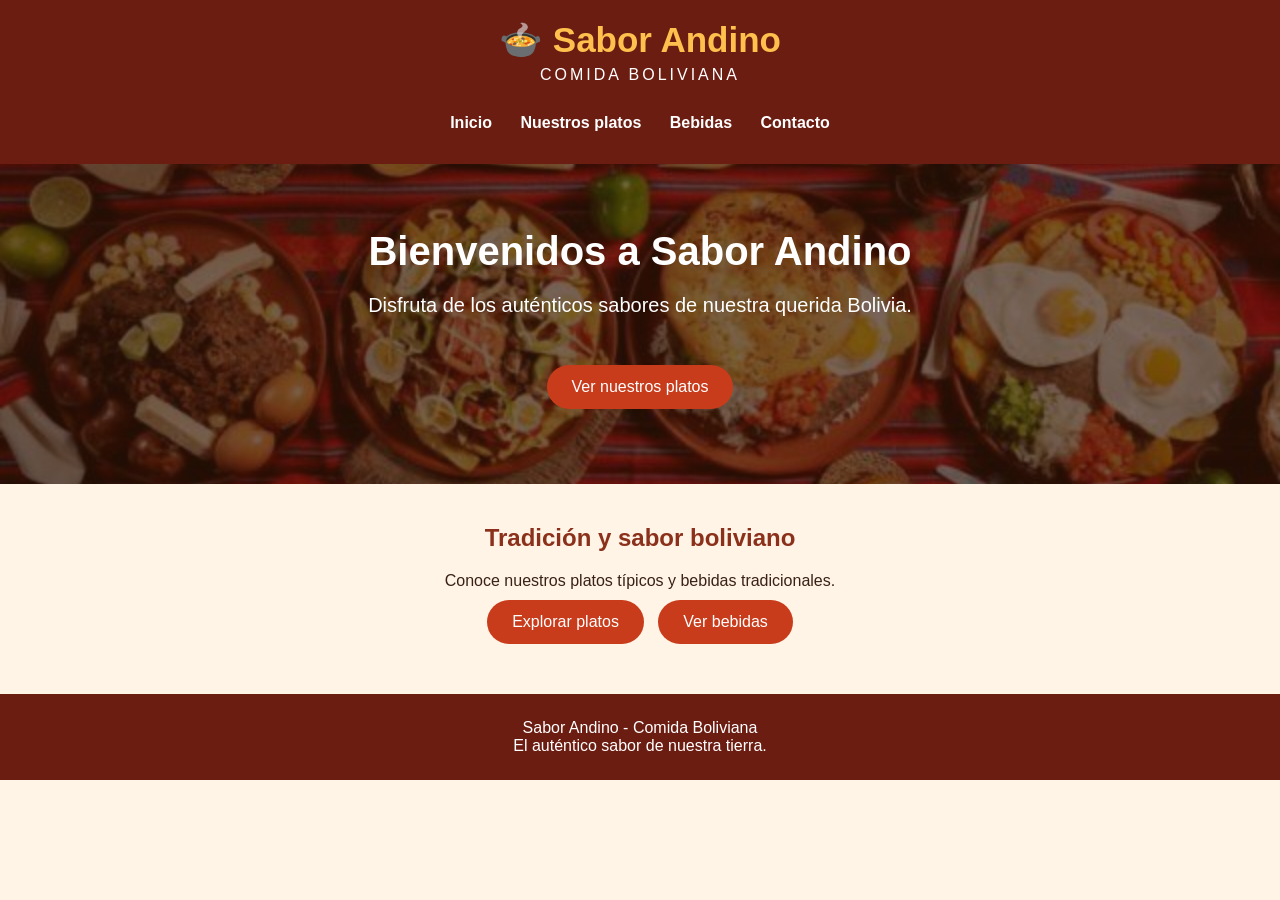
<file: index.html>
<!DOCTYPE html>
<html lang="es">
<head>
    <meta charset="UTF-8">
    <meta name="viewport" content="width=device-width, initial-scale=1.0">
    <title>Sabor Andino - Inicio</title>
    <link rel="stylesheet" href="ESTILOS.css">
</head>
<body>

<header>
    <h1>🍲 Sabor Andino</h1>
    <p>COMIDA BOLIVIANA</p>

    <nav>
        <a href="index.html">Inicio</a>
        <a href="platos.html">Nuestros platos</a>
        <a href="bebidas.html">Bebidas</a>
        <a href="contacto.html">Contacto</a>
    </nav>
</header>

<section class="portada">
    <h2>Bienvenidos a Sabor Andino</h2>
    <p>Disfruta de los auténticos sabores de nuestra querida Bolivia.</p>

   

    <br>
    <a href="platos.html" class="boton">Ver nuestros platos</a>
</section>

<section class="bienvenida">
    <h2>Tradición y sabor boliviano</h2>
    <p>Conoce nuestros platos típicos y bebidas tradicionales.</p>
    <a href="platos.html" class="boton">Explorar platos</a>
    <a href="bebidas.html" class="boton">Ver bebidas</a>
</section>

<footer>
    <p>Sabor Andino - Comida Boliviana</p>
    <p>El auténtico sabor de nuestra tierra.</p>
</footer>

</body>
</html>
</file>
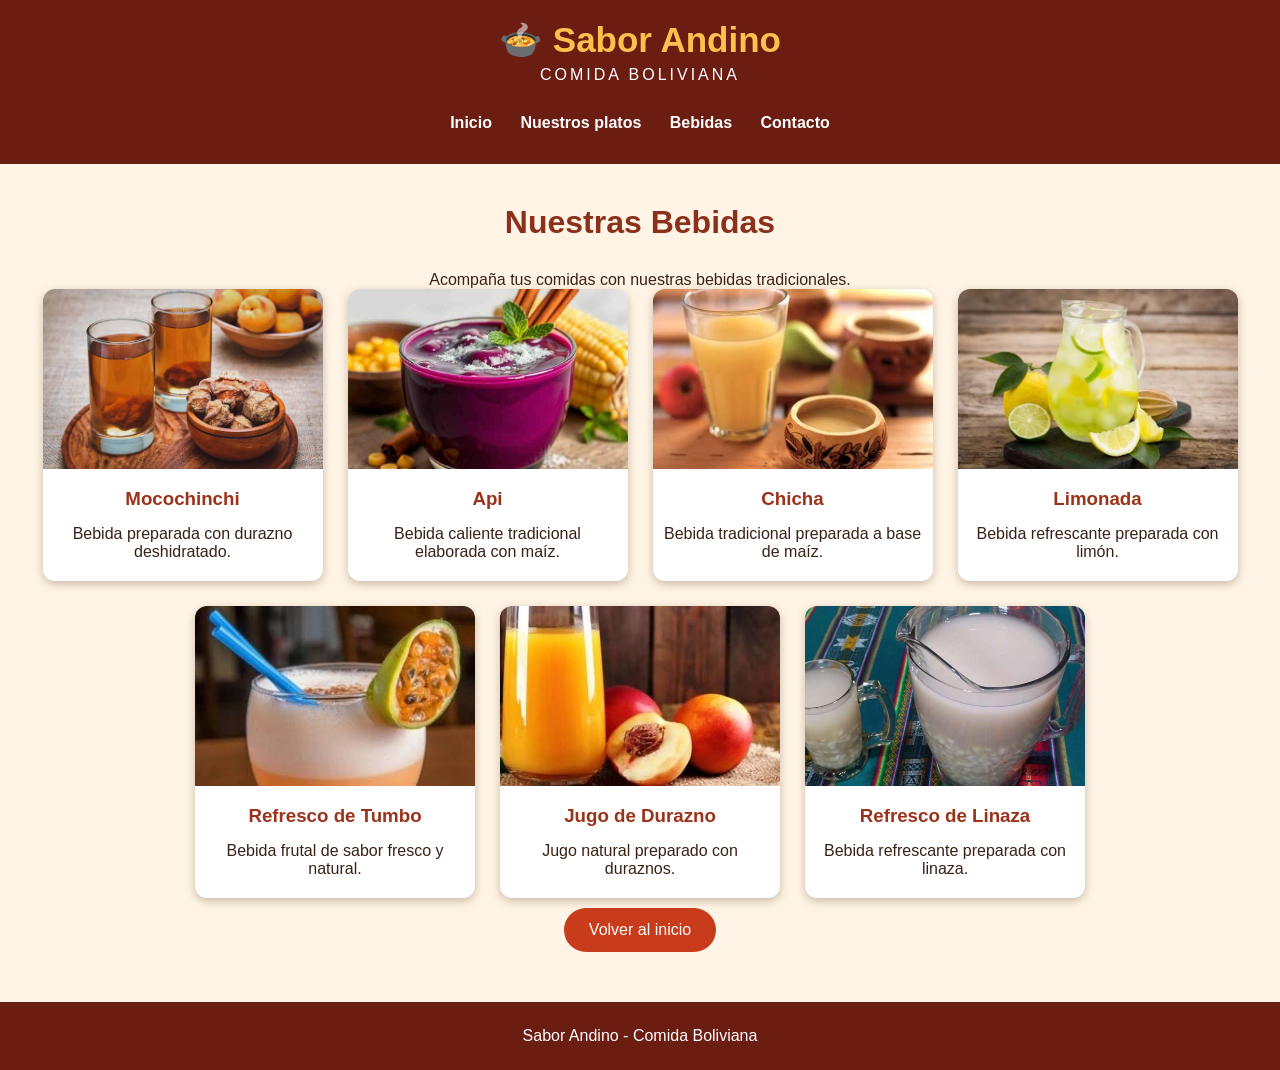
<file: bebidas.html>
<!DOCTYPE html>
<html lang="es">
<head>
    <meta charset="UTF-8">
    <meta name="viewport" content="width=device-width, initial-scale=1.0">
    <title>Bebidas - Sabor Andino</title>
    <link rel="stylesheet" href="ESTILOS.css">
</head>
<body>

<header>
    <h1>🍲 Sabor Andino</h1>
    <p>COMIDA BOLIVIANA</p>

    <nav>
        <a href="index.html">Inicio</a>
        <a href="platos.html">Nuestros platos</a>
        <a href="bebidas.html">Bebidas</a>
        <a href="contacto.html">Contacto</a>
    </nav>
</header>

<section class="seccion">
    <h2>Nuestras Bebidas</h2>
    <p>Acompaña tus comidas con nuestras bebidas tradicionales.</p>

    <div class="contenedor">

        <div class="tarjeta">
            <img src="imagenes/mocochinchi.jpg" alt="Mocochinchi">
            <h3>Mocochinchi</h3>
            <p>Bebida preparada con durazno deshidratado.</p>
        </div>

        <div class="tarjeta">
            <img src="imagenes/api.jpg" alt="Api">
            <h3>Api</h3>
            <p>Bebida caliente tradicional elaborada con maíz.</p>
        </div>

        <div class="tarjeta">
            <img src="imagenes/chicha.jpg" alt="Chicha">
            <h3>Chicha</h3>
            <p>Bebida tradicional preparada a base de maíz.</p>
        </div>

        <div class="tarjeta">
            <img src="imagenes/limonada.jpg" alt="Limonada">
            <h3>Limonada</h3>
            <p>Bebida refrescante preparada con limón.</p>
        </div>

        <div class="tarjeta">
            <img src="imagenes/refresco-de-tumbo.jpg" alt="Refresco de tumbo">
            <h3>Refresco de Tumbo</h3>
            <p>Bebida frutal de sabor fresco y natural.</p>
        </div>

        <div class="tarjeta">
            <img src="imagenes/jugo-de-durazno.jpg" alt="Jugo de durazno">
            <h3>Jugo de Durazno</h3>
            <p>Jugo natural preparado con duraznos.</p>
        </div>

        <div class="tarjeta">
            <img src="imagenes/linaza.jpg" alt="Refresco de linaza">
            <h3>Refresco de Linaza</h3>
            <p>Bebida refrescante preparada con linaza.</p>
        </div>

    </div>

    <a href="index.html" class="boton">Volver al inicio</a>
</section>

<footer>
    <p>Sabor Andino - Comida Boliviana</p>
</footer>

</body>
</html>
</file>
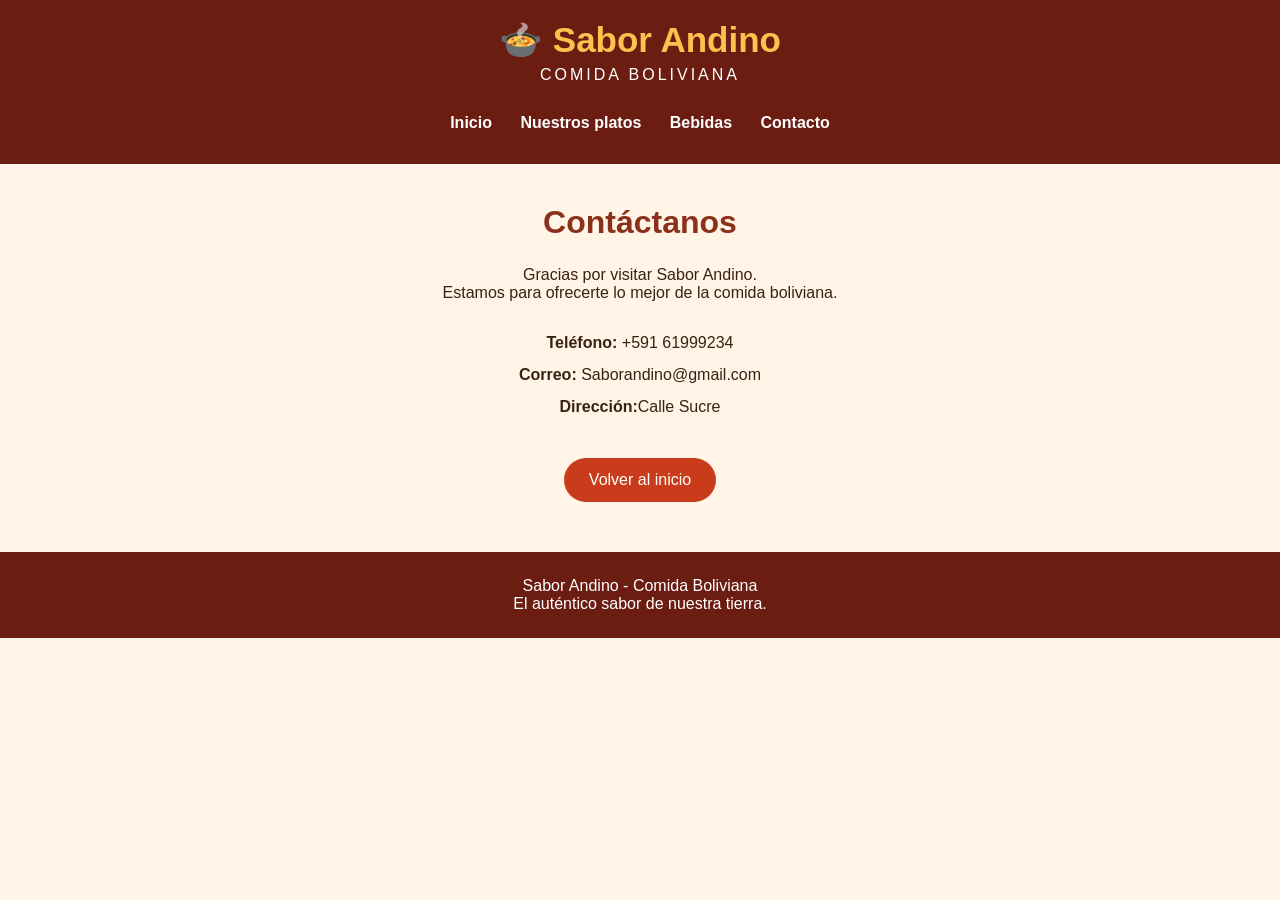
<file: contacto.html>
<!DOCTYPE html>
<html lang="es">
<head>
    <meta charset="UTF-8">
    <meta name="viewport" content="width=device-width, initial-scale=1.0">
    <title>Contacto - Sabor Andino</title>
    <link rel="stylesheet" href="ESTILOS.css">
</head>
<body>

<header>
    <h1>🍲 Sabor Andino</h1>
    <p>COMIDA BOLIVIANA</p>

    <nav>
        <a href="index.html">Inicio</a>
        <a href="platos.html">Nuestros platos</a>
        <a href="bebidas.html">Bebidas</a>
        <a href="contacto.html">Contacto</a>
    </nav>
</header>

<section class="contacto">
    <h2>Contáctanos</h2>

    <p>Gracias por visitar Sabor Andino.</p>
    <p>Estamos para ofrecerte lo mejor de la comida boliviana.</p>

    <div class="datos-contacto">
        <p><strong>Teléfono:</strong> +591 61999234</p>
        <p><strong>Correo:</strong> Saborandino@gmail.com</p>
        <p><strong>Dirección:</strong>Calle Sucre</p>
    </div>

     <a href="index.html" class="boton">Volver al inicio</a>
</section>

<footer>
    <p>Sabor Andino - Comida Boliviana</p>
    <p>El auténtico sabor de nuestra tierra.</p>
</footer>

</body>
</html>
</file>
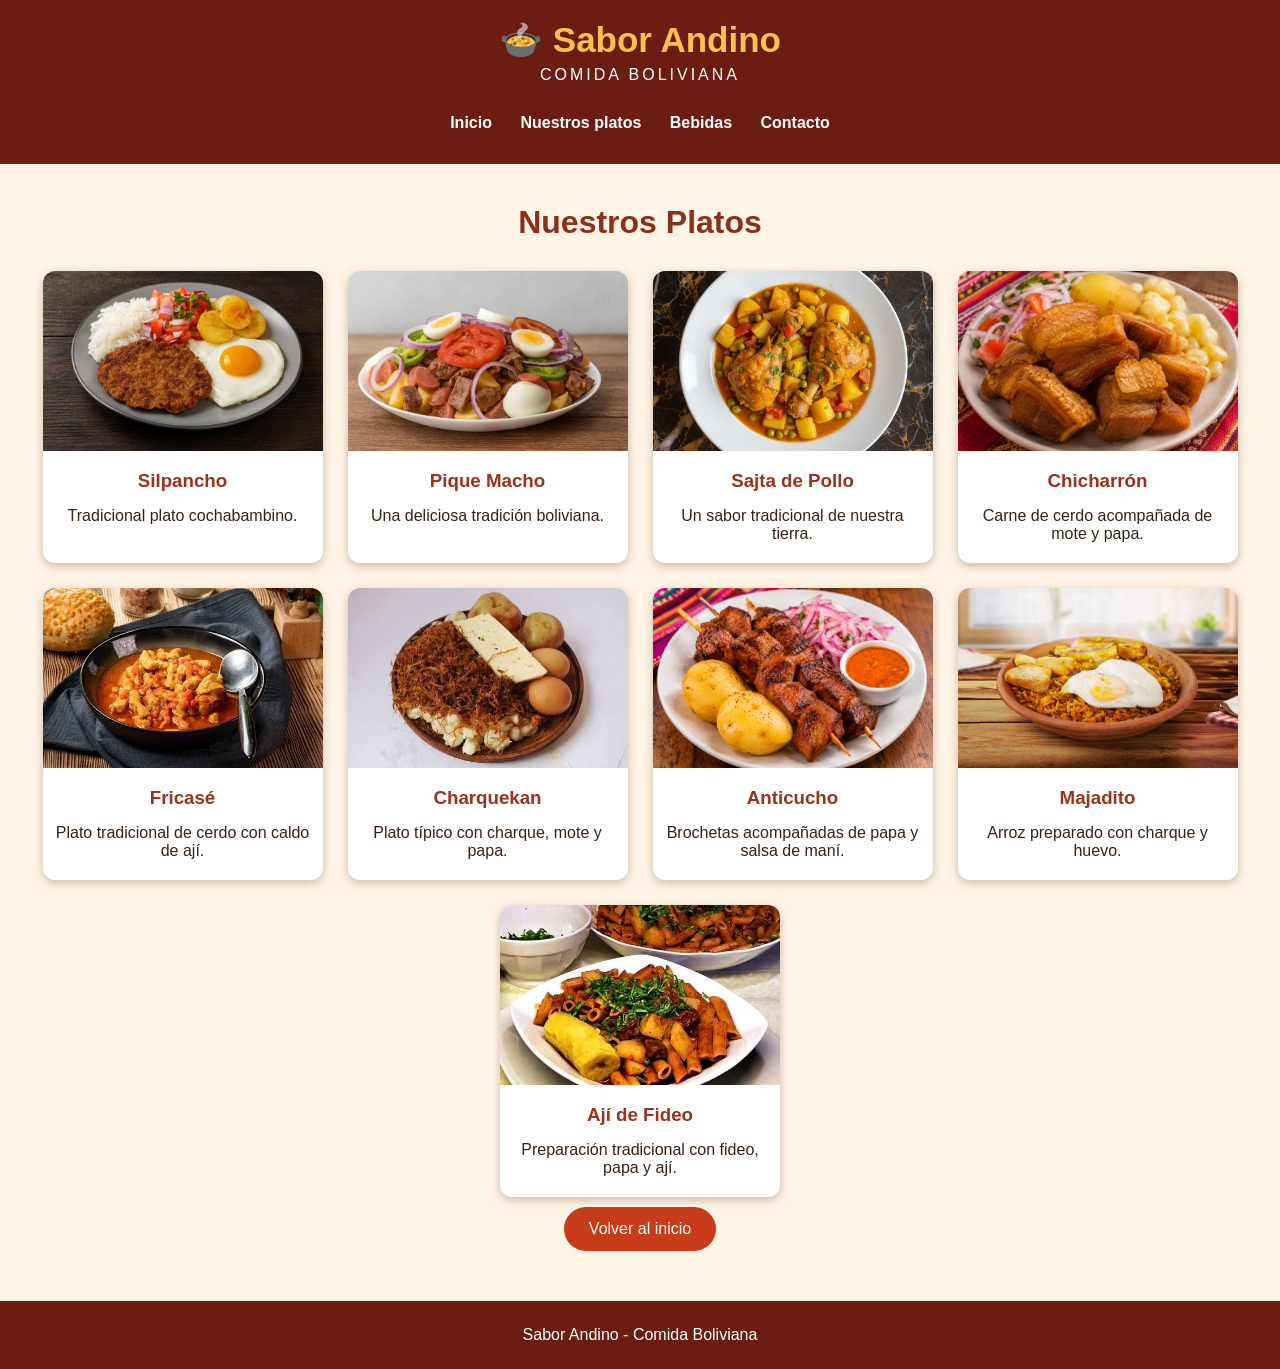
<file: platos.html>
<!DOCTYPE html>
<html lang="es">
<head>
    <meta charset="UTF-8">
    <meta name="viewport" content="width=device-width, initial-scale=1.0">
    <title>Nuestros Platos - Sabor Andino</title>
    <link rel="stylesheet" href="ESTILOS.css">
</head>
<body>

<header>
    <h1>🍲 Sabor Andino</h1>
    <p>COMIDA BOLIVIANA</p>

    <nav>
        <a href="index.html">Inicio</a>
        <a href="platos.html">Nuestros platos</a>
        <a href="bebidas.html">Bebidas</a>
        <a href="contacto.html">Contacto</a>
    </nav>
</header>

<section class="seccion">
    <h2>Nuestros Platos</h2>

    <div class="contenedor">

        <div class="tarjeta">
            <img src="imagenes/silpancho.jpg" alt="Silpancho">
            <h3>Silpancho</h3>
            <p>Tradicional plato cochabambino.</p>
        </div>

        <div class="tarjeta">
            <img src="imagenes/pique.jpg" alt="Pique Macho">
            <h3>Pique Macho</h3>
            <p>Una deliciosa tradición boliviana.</p>
        </div>

        <div class="tarjeta">
            <img src="imagenes/sajta.jpg" alt="Sajta de Pollo">
            <h3>Sajta de Pollo</h3>
            <p>Un sabor tradicional de nuestra tierra.</p>
        </div>

        <div class="tarjeta">
            <img src="imagenes/chicharron.jpg" alt="Chicharrón">
            <h3>Chicharrón</h3>
            <p>Carne de cerdo acompañada de mote y papa.</p>
        </div>

        <div class="tarjeta">
            <img src="imagenes/fricase.jpg" alt="Fricasé">
            <h3>Fricasé</h3>
            <p>Plato tradicional de cerdo con caldo de ají.</p>
        </div>

        <div class="tarjeta">
            <img src="imagenes/charquekan.jpg" alt="Charquekan">
            <h3>Charquekan</h3>
            <p>Plato típico con charque, mote y papa.</p>
        </div>

        <div class="tarjeta">
            <img src="imagenes/anticucho.jpg" alt="Anticucho">
            <h3>Anticucho</h3>
            <p>Brochetas acompañadas de papa y salsa de maní.</p>
        </div>

        <div class="tarjeta">
            <img src="imagenes/majadito.jpg" alt="Majadito">
            <h3>Majadito</h3>
            <p>Arroz preparado con charque y huevo.</p>
        </div>

        <div class="tarjeta">
            <img src="imagenes/aji-de-fideo.jpg" alt="Ají de fideo">
            <h3>Ají de Fideo</h3>
            <p>Preparación tradicional con fideo, papa y ají.</p>
        </div>

    </div>

    <a href="index.html" class="boton">Volver al inicio</a>
</section>

<footer>
    <p>Sabor Andino - Comida Boliviana</p>
</footer>

</body>
</html>
</file>
<file: ESTILOS.css>
/* DISEÑO GENERAL */
* {
    margin: 0;
    padding: 0;
    box-sizing: border-box;
}

body {
    font-family: Arial, sans-serif;
    background-color: #fff4e5;
    color: #392116;
}

/* ENCABEZADO */
header {
    background-color: #6b1d12;
    color: white;
    text-align: center;
    padding: 20px;
}

header h1 {
    font-size: 35px;
    color: #ffc04d;
}

header p {
    letter-spacing: 3px;
    margin: 5px;
}

/* MENU */
nav {
    margin-top: 18px;
}

nav a {
    color: white;
    text-decoration: none;
    margin: 12px;
    font-weight: bold;
    display: inline-block;
}

nav a:hover {
    color: #ffc04d;
}

/* PORTADA */
.portada {
    background: linear-gradient(
        rgba(50, 20, 5, 0.65),
        rgba(50, 20, 5, 0.65)
    ), url("imagenes/portada.jpg");

    background-size: cover;
    background-position: center;
    text-align: center;
    color: white;
    padding: 65px 20px;
}

.portada h2 {
    font-size: 40px;
    margin-bottom: 20px;
}

.portada p {
    font-size: 20px;
    margin-bottom: 20px;
}

/* VIDEO */
.video-portada {
    display: block;
    width: 80%;
    max-width: 700px;
    margin: 20px auto;
    border-radius: 12px;
}

/* BOTONES */
.boton {
    display: inline-block;
    background-color: #c83c1c;
    color: white;
    text-decoration: none;
    padding: 13px 25px;
    border-radius: 25px;
    margin: 10px 5px;
}

.boton:hover {
    background-color: #963019;
}

/* BIENVENIDA */
.bienvenida {
    text-align: center;
    padding: 40px 20px;
}

.bienvenida h2 {
    color: #8b301b;
    margin-bottom: 20px;
}

/* SECCIONES */
.seccion {
    text-align: center;
    padding: 40px 20px;
}

.seccion h2 {
    font-size: 32px;
    color: #8b301b;
    margin-bottom: 30px;
}

/* CONTENEDOR */
.contenedor {
    display: flex;
    justify-content: center;
    gap: 25px;
    flex-wrap: wrap;
}

/* TARJETAS */
.tarjeta {
    background-color: white;
    width: 280px;
    border-radius: 12px;
    overflow: hidden;
    box-shadow: 0 3px 10px #cbb9a5;
    padding-bottom: 20px;
}

.tarjeta img {
    width: 100%;
    height: 180px;
    object-fit: cover;
}

.tarjeta h3 {
    color: #9b321a;
    margin: 15px;
}

.tarjeta p {
    padding: 0 10px;
}

/* CONTACTO */
.contacto {
    text-align: center;
    padding: 40px 20px;
}

.contacto h2 {
    color: #8b301b;
    font-size: 32px;
    margin-bottom: 25px;
}

.datos-contacto {
    margin: 25px auto;
    line-height: 2;
}

/* PIE DE PAGINA */
footer {
    background-color: #6b1d12;
    color: white;
    text-align: center;
    padding: 25px;
}

/* ADAPTACION PARA CELULARES */
@media (max-width: 768px) {

    header h1 {
        font-size: 28px;
    }

    nav a {
        margin: 8px;
    }

    .portada {
        padding: 45px 15px;
    }

    .portada h2 {
        font-size: 30px;
    }

    .video-portada {
        width: 100%;
    }

    .contenedor {
        flex-direction: column;
        align-items: center;
    }

    .tarjeta {
        width: 100%;
        max-width: 350px;
    }
}
</file>
